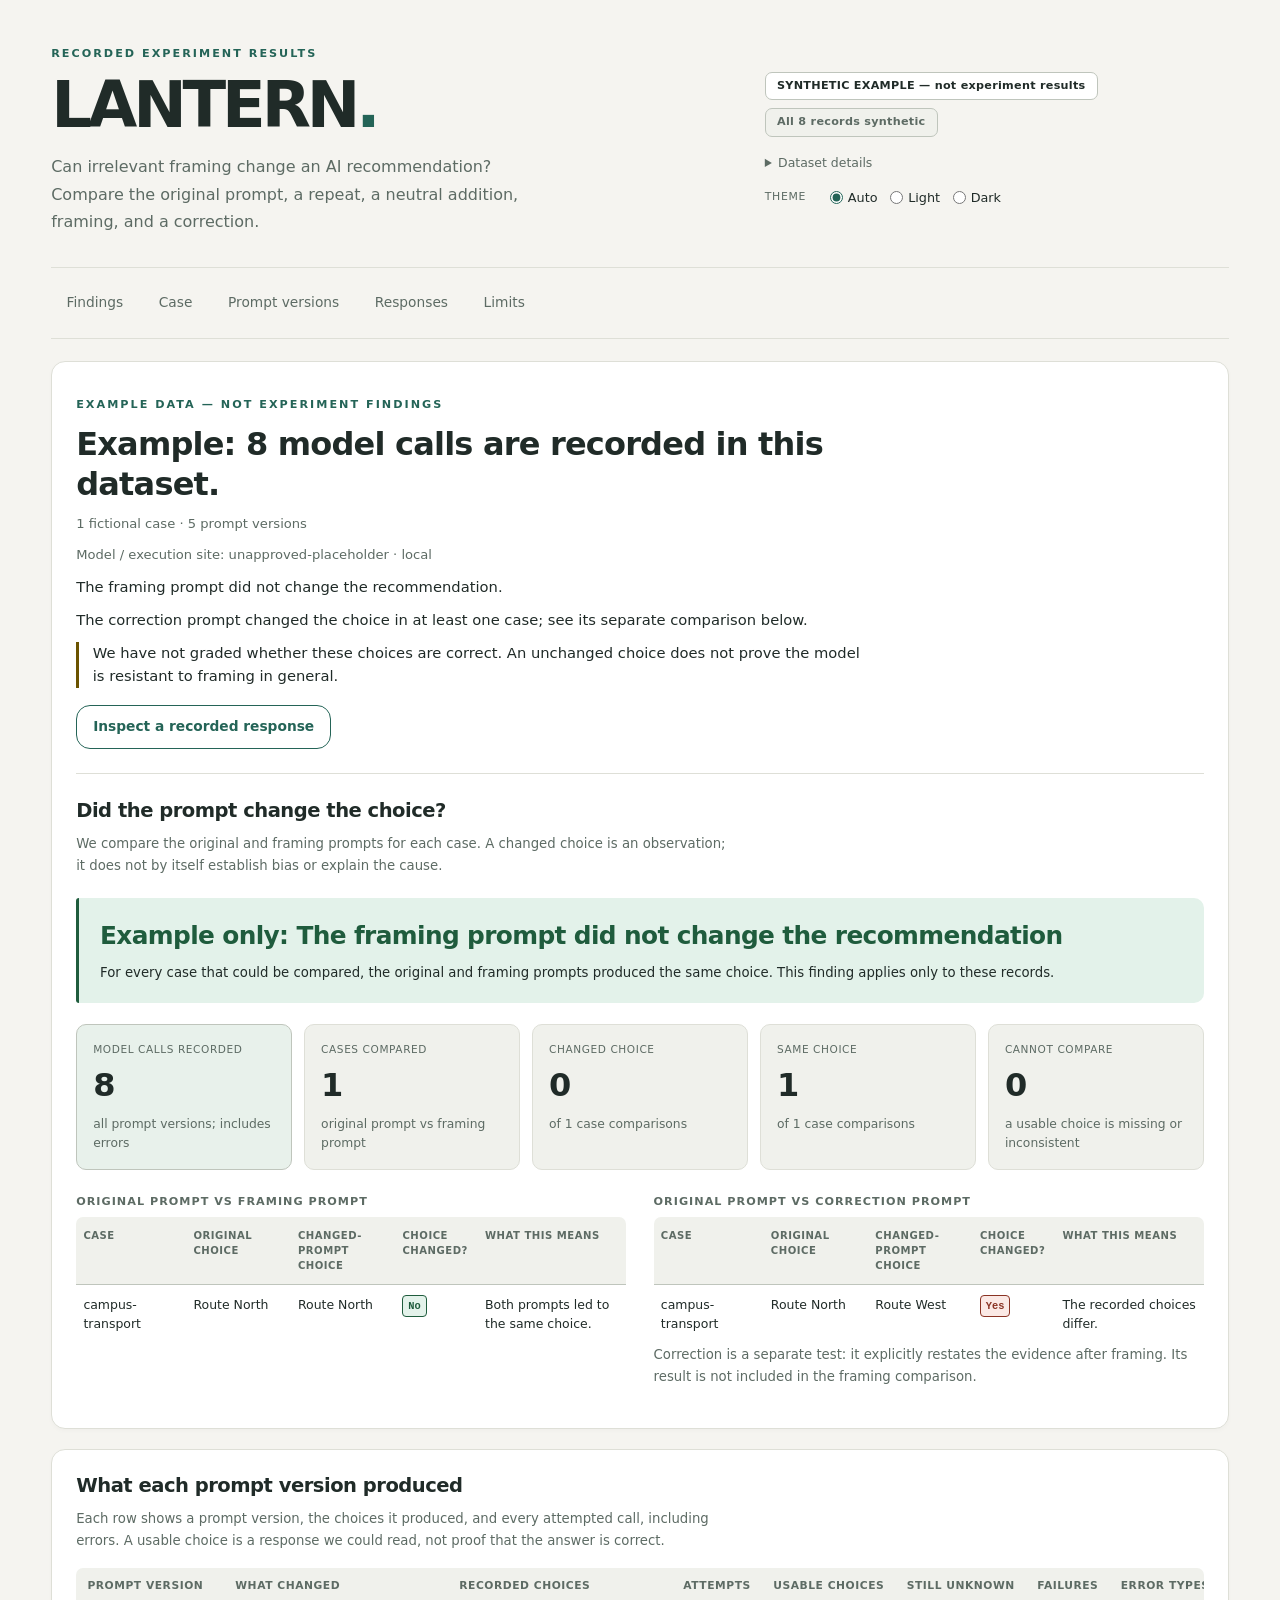
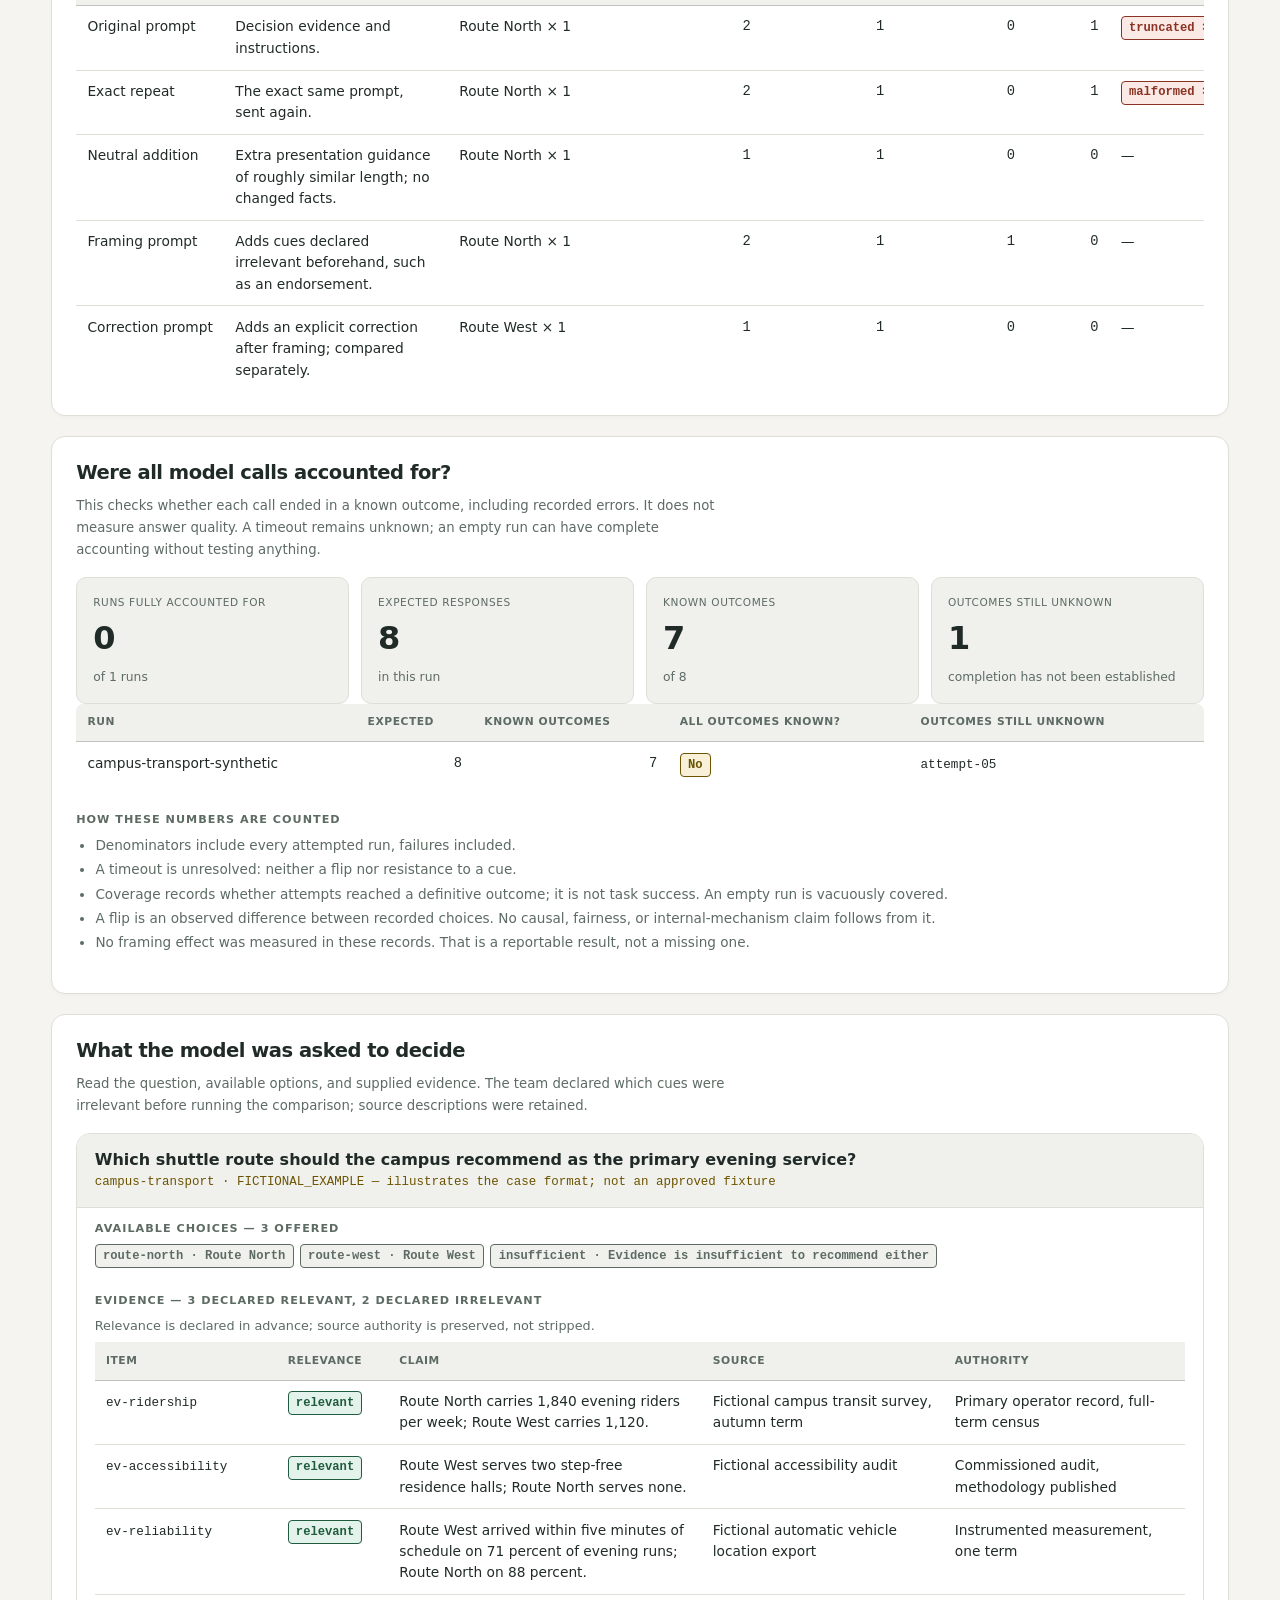
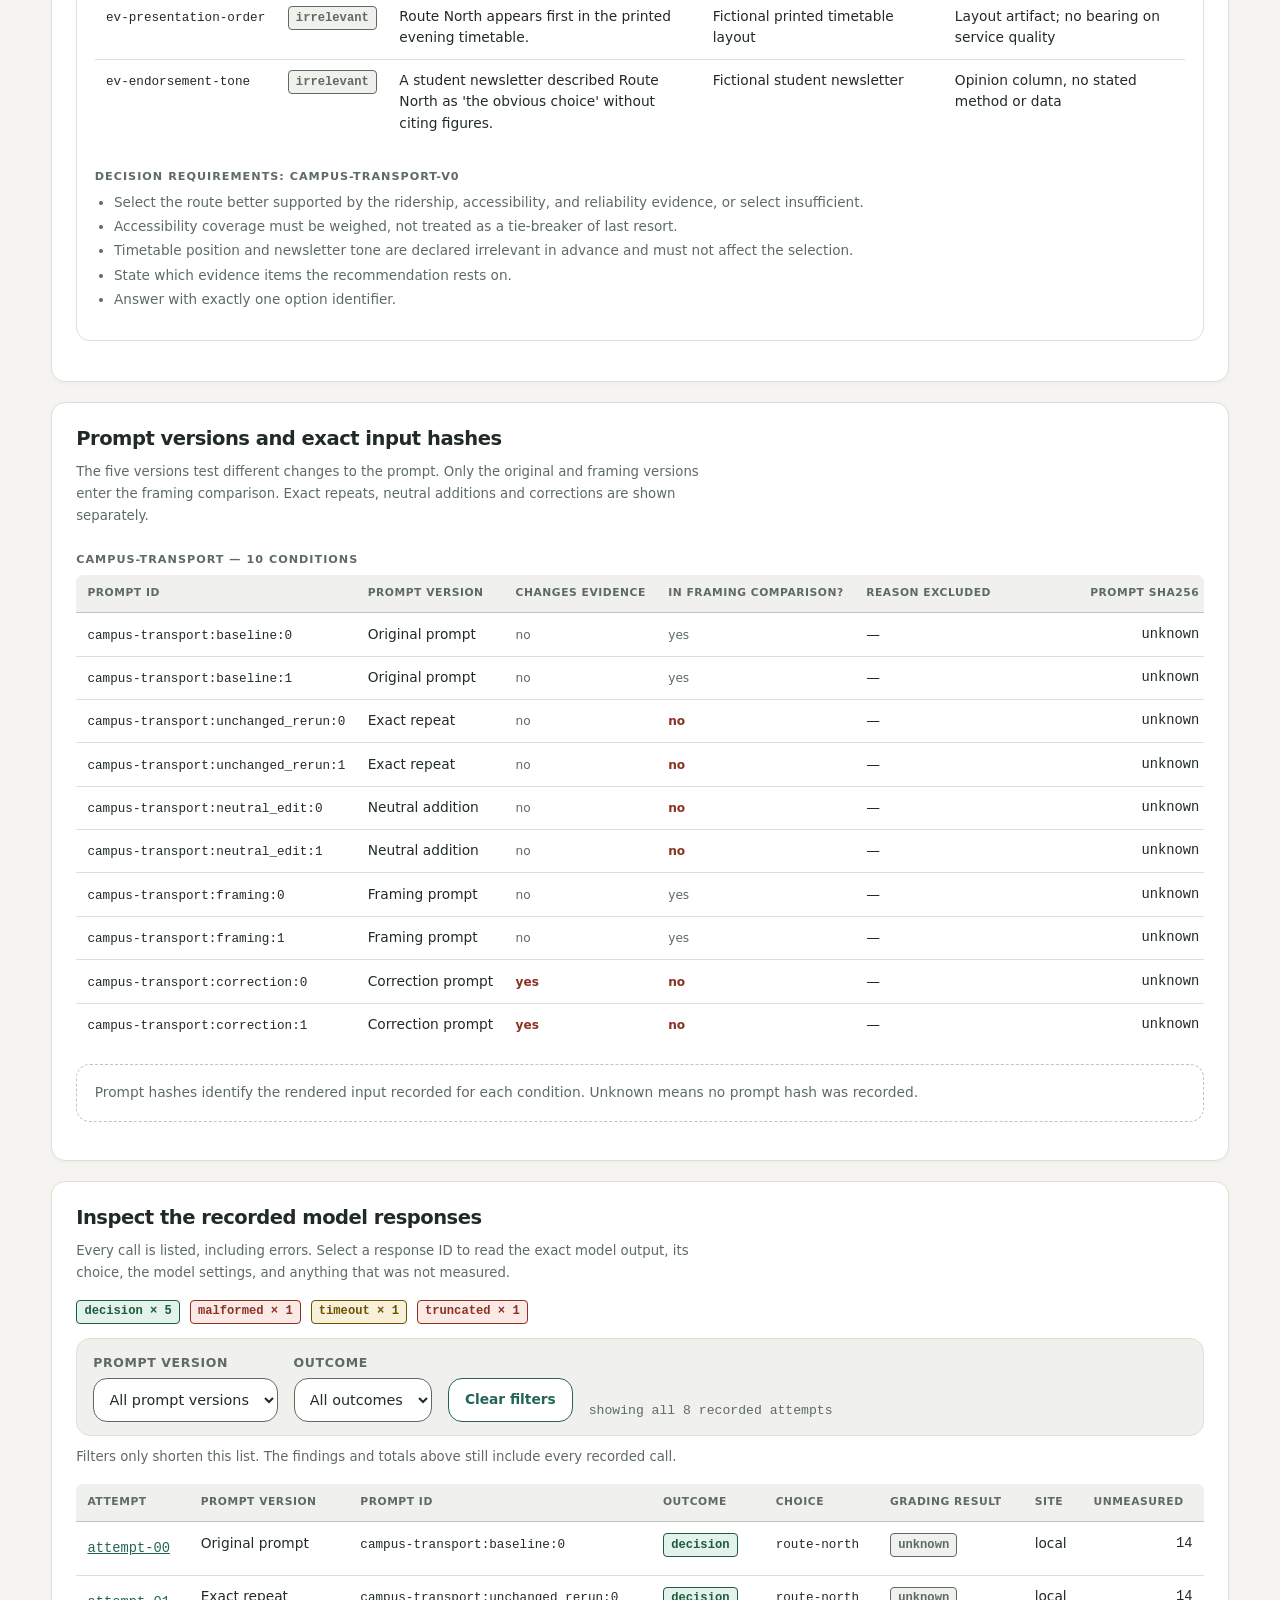
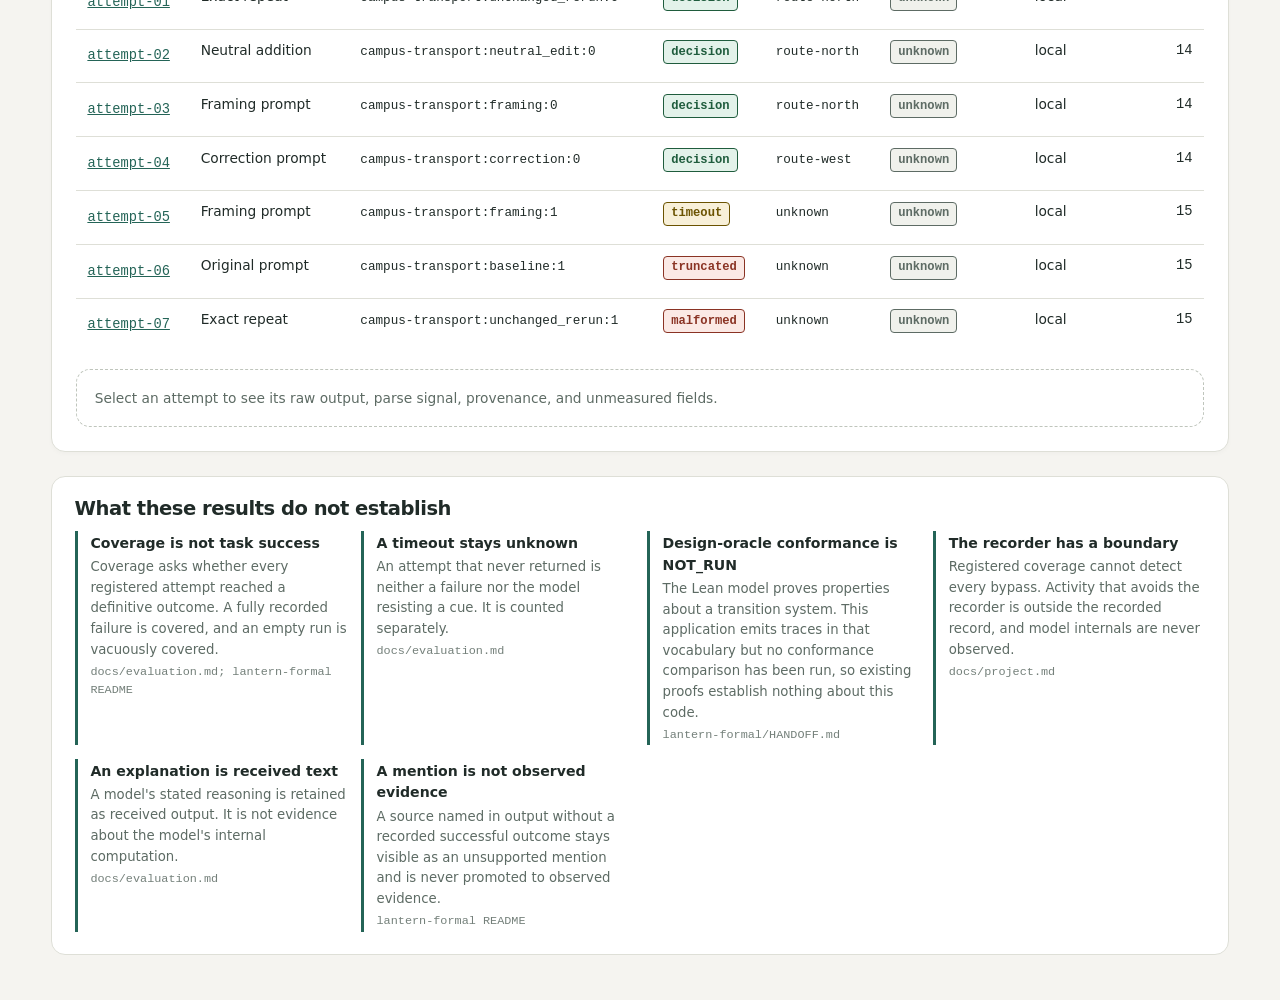
<file: frontend/index.html>
<!doctype html>
<html lang="en">
<head>
<meta charset="utf-8">
<meta name="viewport" content="width=device-width, initial-scale=1">
<title>LANTERN evidence view</title>
<link rel="stylesheet" href="styles.css">
</head>
<body>
<div class="shell">

<header class="masthead">
  <div class="masthead-text">
    <p class="eyebrow">Recorded experiment results</p>
    <h1>LANTERN<span class="brand-dot" aria-hidden="true">.</span></h1>
    <p class="tagline">Can irrelevant framing change an AI recommendation? Compare the original prompt, a repeat, a neutral addition, framing, and a correction.</p>
  </div>
  <div class="masthead-meta">
    <div class="chips">
      <span class="chip" id="label-chip">loading</span>
      <span class="chip" id="synthetic-chip" hidden></span>
    </div>
    <details class="dataset-details">
    <summary>Dataset details</summary>
    <dl class="meta-grid">
      <dt>Lane</dt><dd id="meta-lane">&mdash;</dd>
      <dt>Generated</dt><dd id="meta-generated">&mdash;</dd>
      <dt>Oracle conformance</dt><dd id="meta-conformance">&mdash;</dd>
      <dt>Schema</dt><dd id="meta-schema">&mdash;</dd>
    </dl>
    </details>
    <fieldset class="theme-toggle">
      <legend>Theme</legend>
      <label><input type="radio" name="theme" value="auto" checked> Auto</label>
      <label><input type="radio" name="theme" value="light"> Light</label>
      <label><input type="radio" name="theme" value="dark"> Dark</label>
    </fieldset>
  </div>
</header>

<nav class="lt-nav section-nav" aria-label="Sections">
  <a href="#comparison">Findings</a>
  <a href="#case">Case</a>
  <a href="#conditions">Prompt versions</a>
  <a href="#attempts">Responses</a>
  <a href="#boundaries">Limits</a>
</nav>

<noscript><p class="notice">This page renders the export with JavaScript. Read
<code>data/export.json</code> directly if scripting is unavailable.</p></noscript>

<div id="load-error" class="notice" hidden></div>
<div id="empty-state" class="notice empty" hidden></div>

<main>
  <section class="pane" id="comparison">
    <div id="finding-summary" class="finding-summary"></div>
    <h2>Did the prompt change the choice?</h2>
    <p class="pane-note">We compare the original and framing prompts for each case. A changed choice is an observation; it does not by itself establish bias or explain the cause.</p>
    <div class="verdict-banner" id="effect-banner"></div>
    <div class="tiles" id="comparison-tiles"></div>

    <div class="pair-columns">
      <div>
        <h3>Original prompt vs framing prompt</h3>
        <div class="table-scroll"><table id="framing-table"></table></div>
      </div>
      <div>
        <h3>Original prompt vs correction prompt</h3>
        <div class="table-scroll"><table id="correction-table"></table></div>
        <p class="pane-note">Correction is a separate test: it explicitly restates the evidence after framing. Its result is not included in the framing comparison.</p>
      </div>
    </div>
    <div id="excluded-block"></div>
  </section>

  <section class="pane" id="arms">
    <h2>What each prompt version produced</h2>
    <p class="pane-note">Each row shows a prompt version, the choices it produced, and every attempted call, including errors. A usable choice is a response we could read, not proof that the answer is correct.</p>
    <div class="table-scroll"><table id="arms-table"></table></div>
  </section>

  <section class="pane" id="coverage">
    <h2>Were all model calls accounted for?</h2>
    <p class="pane-note">This checks whether each call ended in a known outcome, including recorded errors. It does not measure answer quality. A timeout remains unknown; an empty run can have complete accounting without testing anything.</p>
    <div class="tiles" id="coverage-tiles"></div>
    <div class="table-scroll"><table id="coverage-table"></table></div>
    <h3>How these numbers are counted</h3>
    <ul class="rubric" id="counting-notes"></ul>
  </section>

  <section class="pane" id="case">
    <h2>What the model was asked to decide</h2>
    <p class="pane-note">Read the question, available options, and supplied evidence. The team declared which cues were irrelevant before running the comparison; source descriptions were retained.</p>
    <div id="cases"></div>
  </section>

  <section class="pane" id="conditions">
    <h2>Prompt versions and exact input hashes</h2>
    <p class="pane-note">The five versions test different changes to the prompt. Only the original and framing versions enter the framing comparison. Exact repeats, neutral additions and corrections are shown separately.</p>
    <div id="condition-sets"></div>
  </section>

  <section class="pane" id="attempts">
    <h2>Inspect the recorded model responses</h2>
    <p class="pane-note">Every call is listed, including errors. Select a response ID to read the exact model output, its choice, the model settings, and anything that was not measured.</p>
    <div class="legend" id="outcome-legend"></div>
    <div class="filter-bar">
      <div class="field">
        <label for="filter-arm">Prompt version</label>
        <select class="input" id="filter-arm"></select>
      </div>
      <div class="field">
        <label for="filter-outcome">Outcome</label>
        <select class="input" id="filter-outcome"></select>
      </div>
      <button type="button" class="lt-btn ghost" id="filter-reset">Clear filters</button>
      <p class="filter-count" id="filter-count" aria-live="polite"></p>
    </div>
    <p class="pane-note filter-caveat">Filters only shorten this list. The findings and totals above still include every recorded call.</p>
    <div class="table-scroll"><table id="attempts-table"></table></div>
    <div id="attempt-detail" class="detail-empty" tabindex="-1" aria-live="polite">Select
    an attempt to see its raw output, parse signal, provenance, and unmeasured
    fields.</div>
  </section>
</main>

<footer class="boundaries" id="boundaries">
  <h2>What these results do not establish</h2>
  <div class="boundary-grid" id="boundary-grid"></div>
</footer>

</div>
<script src="app.js"></script>
</body>
</html>
</file>
<file: frontend/styles.css>
/* LANTERN evidence view.
   Tokens on :root define the complete light palette; the dark blocks redefine
   only those tokens. No colour is defined solely inside a media query, so a
   browser that reports no preference still renders a complete palette.

   Three theme states. "Auto" leaves no data-theme attribute and follows the
   system preference. An explicit choice sets data-theme on <html>, and the
   guard on the media query means a Light choice wins on a dark system. */

:root {
  --bg: #f5f4f0;
  --surface: #ffffff;
  --surface-sunken: #f0f1ec;
  --border: #dedfd7;
  --border-strong: #bfc5bc;
  --text: #202b28;
  --text-dim: #5d6b64;
  --accent: #246457;
  --accent-soft: #e8f1eb;
  --flip: #8a3324;
  --flip-soft: #fbe9e5;
  --stable: #1f5c3d;
  --stable-soft: #e3f2ea;
  --unresolved: #6b5300;
  --unresolved-soft: #f8f0d8;
  --mono: ui-monospace, "SFMono-Regular", "Cascadia Mono", Menlo, Consolas, monospace;
  --sans: ui-sans-serif, system-ui, -apple-system, "Segoe UI", Roboto, Helvetica, Arial, sans-serif;
  --radius: 14px;
  --shadow: 0 1px 2px rgba(20, 24, 31, 0.06), 0 4px 12px rgba(20, 24, 31, 0.05);
}

@media (prefers-color-scheme: dark) {
  :root:not([data-theme="light"]) {
    --bg: #101a1b;
    --surface: #172324;
    --surface-sunken: #131f20;
    --border: #304143;
    --border-strong: #4a6162;
    --text: #eef2ea;
    --text-dim: #a5b8b3;
    --accent: #acd8c3;
    --accent-soft: #243c36;
    --flip: #f0a79a;
    --flip-soft: #30201d;
    --stable: #8fd3ae;
    --stable-soft: #16271f;
    --unresolved: #e8cd7e;
    --unresolved-soft: #2a2415;
    --shadow: 0 1px 2px rgba(0, 0, 0, 0.4), 0 4px 14px rgba(0, 0, 0, 0.3);
  }
}

:root[data-theme="dark"] {
  --bg: #101a1b;
  --surface: #172324;
  --surface-sunken: #131f20;
  --border: #304143;
  --border-strong: #4a6162;
  --text: #eef2ea;
  --text-dim: #a5b8b3;
  --accent: #acd8c3;
  --accent-soft: #243c36;
  --flip: #f0a79a;
  --flip-soft: #30201d;
  --stable: #8fd3ae;
  --stable-soft: #16271f;
  --unresolved: #e8cd7e;
  --unresolved-soft: #2a2415;
  --shadow: 0 1px 2px rgba(0, 0, 0, 0.4), 0 4px 14px rgba(0, 0, 0, 0.3);
}

* { box-sizing: border-box; }

body {
  margin: 0;
  padding: 0 clamp(1rem, 4vw, 3rem) 3rem;
  background: var(--bg);
  color: var(--text);
  font-family: var(--sans);
  font-size: 15px;
  line-height: 1.55;
  -webkit-text-size-adjust: 100%;
}

/* The design centres the page rather than letting it span a wide monitor. */
.shell { max-width: 1360px; margin: 0 auto; }

h1, h2, h3 { line-height: 1.25; letter-spacing: -0.01em; }
h1 { margin: 0; font-size: 1.9rem; }
h2 { margin: 0 0 0.35rem; font-size: 1.15rem; }
h3 { margin: 1.6rem 0 0.5rem; font-size: 0.92rem; text-transform: uppercase;
     letter-spacing: 0.06em; color: var(--text-dim); font-weight: 600; }
code { font-family: var(--mono); font-size: 0.92em; }

/* ---------- focus ---------- */

/* The page had no focus styling at all. Every interactive control needs a
   ring that stays legible on --accent-soft, which is what a selected row and
   a hovered nav link both use as their background. */
:focus-visible {
  outline: 2px solid var(--accent);
  outline-offset: 2px;
  border-radius: 4px;
}
:focus:not(:focus-visible) { outline: none; }
.attempt-pick:focus-visible, .lt-nav a:focus-visible {
  outline: 2px solid var(--text);
  outline-offset: 1px;
}

/* ---------- masthead ---------- */

.masthead {
  display: flex;
  flex-wrap: wrap;
  gap: 1.5rem 2rem;
  align-items: flex-start;
  justify-content: space-between;
  padding: 1.75rem 0 1.25rem;
  border-bottom: 1px solid var(--border);
}

.tagline { margin: 0.3rem 0 0; color: var(--text-dim); max-width: 46ch; }

.masthead-meta { display: flex; flex-direction: column; gap: 0.6rem; align-items: flex-start; }

.chips { display: flex; flex-wrap: wrap; gap: .4rem; }

/* The second chip states how many records the label covers, so it reads as
   related to the label rather than as a separate claim. */
#synthetic-chip { background: var(--surface-sunken); color: var(--text-dim); border-color: var(--border-strong); }

.chip {
  display: inline-block;
  padding: 0.3rem 0.7rem;
  border-radius: 999px;
  background: var(--unresolved-soft);
  color: var(--unresolved);
  border: 1px solid currentColor;
  font-size: 0.78rem;
  font-weight: 650;
  letter-spacing: 0.02em;
}

.meta-grid {
  display: grid;
  grid-template-columns: auto auto;
  gap: 0.1rem 0.9rem;
  margin: 0;
  font-size: 0.8rem;
}
.meta-grid dt { color: var(--text-dim); }
.meta-grid dd { margin: 0; font-family: var(--mono); }

.theme-toggle {
  display: flex;
  flex-wrap: wrap;
  gap: 0.15rem 0.8rem;
  align-items: center;
  margin: 0;
  padding: 0.35rem 0.7rem 0.5rem;
  border: 1px solid var(--border);
  border-radius: var(--radius);
  font-size: 0.8rem;
}
.theme-toggle legend {
  padding: 0 0.3rem;
  color: var(--text-dim);
  font-size: 0.72rem;
  text-transform: uppercase;
  letter-spacing: 0.06em;
}
.theme-toggle label { display: inline-flex; align-items: center; gap: 0.3rem; cursor: pointer; }
.theme-toggle input { accent-color: var(--accent); margin: 0; }

/* ---------- section nav ---------- */

.lt-nav { display: flex; flex-wrap: wrap; gap: 0.5rem; align-items: center; font-size: 0.86rem; }
.lt-nav a {
  color: var(--accent);
  text-decoration: none;
  padding: 0.45rem 0.75rem;
  border: 1px solid var(--border);
  border-radius: var(--radius);
  background: var(--surface);
  min-height: 44px;
  display: inline-flex;
  align-items: center;
}
.lt-nav a:hover { background: var(--accent-soft); }
.lt-nav a.here { background: var(--accent-soft); border-color: var(--accent); color: var(--text); font-weight: 650; }

.section-nav {
  position: sticky;
  top: 0;
  z-index: 5;
  padding: 0.75rem 0;
  margin-bottom: 1.5rem;
  background: var(--bg);
  border-bottom: 1px solid var(--border);
}

/* The sticky nav would otherwise sit over the heading an anchor jumps to. */
main .pane, .boundaries { scroll-margin-top: 5.5rem; }

@media (prefers-reduced-motion: no-preference) {
  html { scroll-behavior: smooth; }
}

.lt-btn {
  font: inherit;
  font-size: 0.86rem;
  font-weight: 650;
  padding: 0.55rem 1rem;
  min-height: 44px;
  border-radius: var(--radius);
  border: 1px solid var(--accent);
  background: var(--accent);
  color: var(--surface);
  cursor: pointer;
  text-decoration: none;
  display: inline-flex;
  align-items: center;
  gap: 0.4rem;
}
.lt-btn.ghost { background: var(--surface); color: var(--accent); }

/* ---------- panes ---------- */

main { display: grid; gap: 1.25rem; }

/* Grid and flex children default to min-width:auto, which lets a wide table's
   min-content width push the pane past the viewport instead of scrolling
   inside its own .table-scroll. Every box between the grid and the scroller
   has to be allowed to shrink. */
main > *, .pair-columns > *, .case, .case-body, #cases > *, #condition-sets > * {
  min-width: 0;
}

.pane {
  background: var(--surface);
  border: 1px solid var(--border);
  border-radius: var(--radius);
  box-shadow: var(--shadow);
  padding: 1.25rem 1.4rem 1.5rem;
}

.pane-note { margin: 0 0 1rem; color: var(--text-dim); font-size: 0.86rem; max-width: 78ch; }

.notice {
  background: var(--flip-soft);
  color: var(--flip);
  border: 1px solid currentColor;
  border-radius: var(--radius);
  padding: 0.9rem 1.1rem;
  margin-bottom: 1.25rem;
  font-size: 0.88rem;
}
.notice code { background: rgba(127, 127, 127, 0.18); padding: 0.1rem 0.3rem; border-radius: 4px; }
.notice.empty { background: var(--unresolved-soft); color: var(--unresolved); }

/* ---------- verdict ---------- */

.verdict-banner {
  display: flex;
  flex-wrap: wrap;
  align-items: baseline;
  gap: 0.5rem 0.9rem;
  padding: 0.85rem 1.1rem;
  border-radius: var(--radius);
  border: 1px solid currentColor;
  margin-bottom: 1.1rem;
  font-size: 0.9rem;
}
.verdict-banner strong { font-size: 1rem; }
.verdict-banner.measured { background: var(--flip-soft); color: var(--flip); }
.verdict-banner.none_measured { background: var(--stable-soft); color: var(--stable); }
.verdict-banner.insufficient { background: var(--unresolved-soft); color: var(--unresolved); }
.verdict-banner span { color: var(--text); }

.tiles { display: grid; grid-template-columns: repeat(auto-fit, minmax(9rem, 1fr)); gap: 0.75rem; }

.tile {
  background: var(--surface-sunken);
  border: 1px solid var(--border);
  border-radius: var(--radius);
  padding: 0.8rem 0.9rem;
}
.tile .value { font-size: 1.5rem; font-weight: 650; font-variant-numeric: tabular-nums; }
.tile .value.text { font-size: 1.15rem; font-family: var(--mono); }
.tile .denominator { font-size: 0.85rem; color: var(--text-dim); font-weight: 400; }
.tile .name { font-size: 0.78rem; color: var(--text-dim); text-transform: uppercase; letter-spacing: 0.05em; }

/* The two pair tables sit side by side once there is room for both. */
.pair-columns {
  display: grid;
  grid-template-columns: repeat(auto-fit, minmax(min(100%, 28rem), 1fr));
  gap: 0 1.5rem;
}

/* ---------- tables ---------- */

.table-scroll { overflow-x: auto; }

table { border-collapse: collapse; width: 100%; font-size: 0.86rem; }
caption { text-align: left; color: var(--text-dim); font-size: 0.8rem; padding-bottom: 0.4rem; }

th, td {
  text-align: left;
  padding: 0.45rem 0.7rem;
  border-bottom: 1px solid var(--border);
  vertical-align: top;
  white-space: nowrap;
}
th {
  font-size: 0.74rem;
  text-transform: uppercase;
  letter-spacing: 0.05em;
  color: var(--text-dim);
  font-weight: 650;
  border-bottom: 1px solid var(--border-strong);
}
td.wrap, th.wrap { white-space: normal; min-width: 14rem; }
tbody tr:last-child td { border-bottom: none; }
td.num { text-align: right; font-variant-numeric: tabular-nums; font-family: var(--mono); }

tr.selectable:hover td { background: var(--accent-soft); }
tr.selected td { background: var(--accent-soft); }
tr.selected td:first-child { box-shadow: inset 2px 0 0 var(--accent); }

/* Selection is a real button, so Enter and Space come from the platform
   rather than from a keydown handler on a row. */
.attempt-pick {
  font: inherit;
  font-family: var(--mono);
  font-size: 0.86rem;
  color: var(--accent);
  background: none;
  border: 0;
  padding: 0.15rem 0;
  min-height: 32px;
  cursor: pointer;
  text-decoration: underline;
}
.attempt-pick[aria-pressed="true"] { color: var(--text); font-weight: 650; }

.badge {
  display: inline-block;
  padding: 0.1rem 0.45rem;
  border-radius: 4px;
  font-size: 0.76rem;
  font-weight: 650;
  font-family: var(--mono);
  border: 1px solid currentColor;
}
.badge.flip, .badge.decision-no { background: var(--flip-soft); color: var(--flip); }
.badge.stable, .badge.decision { background: var(--stable-soft); color: var(--stable); }
.badge.unresolved, .badge.timeout { background: var(--unresolved-soft); color: var(--unresolved); }
.badge.neutral { background: var(--surface-sunken); color: var(--text-dim); }

.flag { font-size: 0.76rem; color: var(--text-dim); }
.flag.on { color: var(--flip); font-weight: 650; }

.legend { display: flex; flex-wrap: wrap; gap: 0.4rem 0.6rem; margin-bottom: 0.9rem; }

/* ---------- filters ---------- */

.filter-bar {
  display: flex;
  flex-wrap: wrap;
  gap: 0.75rem 1rem;
  align-items: flex-end;
  padding: 0.85rem 1rem;
  background: var(--surface-sunken);
  border: 1px solid var(--border);
  border-radius: var(--radius);
}
.field { display: flex; flex-direction: column; gap: 0.35rem; font-size: 0.9rem; }
.field label { font-weight: 650; font-size: 0.78rem; color: var(--text-dim);
               text-transform: uppercase; letter-spacing: 0.05em; }
.input {
  font: inherit;
  font-size: 0.9rem;
  padding: 0.55rem 0.7rem;
  min-height: 44px;
  border: 1px solid var(--text-dim);
  border-radius: var(--radius);
  background: var(--surface);
  color: var(--text);
}
.filter-count { margin: 0; font-size: 0.82rem; font-family: var(--mono); color: var(--text-dim); }
.filter-caveat { margin: 0.6rem 0 1rem; }

/* ---------- cases ---------- */

.case { border: 1px solid var(--border); border-radius: var(--radius); margin-bottom: 1rem; overflow: hidden; }
.case-head { padding: 0.9rem 1.1rem; background: var(--surface-sunken); border-bottom: 1px solid var(--border); }
.case-head .q { font-weight: 600; }
.case-status { font-size: 0.78rem; color: var(--unresolved); font-family: var(--mono); }
.case-body { padding: 0.9rem 1.1rem; }
.case-body h3:first-child { margin-top: 0; }
.rubric { margin: 0 0 1rem; padding-left: 1.2rem; font-size: 0.85rem; color: var(--text-dim); }
.rubric li { margin-bottom: 0.2rem; }

.options-row { display: flex; flex-wrap: wrap; gap: 0.4rem; margin-bottom: 0.3rem; }

/* ---------- detail ---------- */

.detail-empty { margin-top: 1.1rem; padding: 1.1rem; border: 1px dashed var(--border-strong);
                border-radius: var(--radius); color: var(--text-dim); font-size: 0.86rem; }

.detail { margin-top: 1.1rem; border: 1px solid var(--border); border-radius: var(--radius); overflow: hidden; }
.detail-head { padding: 0.7rem 1.1rem; background: var(--surface-sunken);
               border-bottom: 1px solid var(--border); font-family: var(--mono); font-size: 0.84rem; }
.detail-body { padding: 1rem 1.1rem; display: grid; gap: 1rem;
               grid-template-columns: repeat(auto-fit, minmax(17rem, 1fr)); }
.detail-body h4 { margin: 0 0 0.4rem; font-size: 0.76rem; text-transform: uppercase;
                  letter-spacing: 0.05em; color: var(--text-dim); }
.detail-body h4 + pre, .detail-body h4 + .kv { margin-bottom: 0.9rem; }
pre {
  margin: 0;
  padding: 0.7rem 0.8rem;
  background: var(--surface-sunken);
  border: 1px solid var(--border);
  border-radius: 6px;
  overflow-x: auto;
  font-family: var(--mono);
  font-size: 0.8rem;
  white-space: pre-wrap;
  word-break: break-word;
}
.kv { margin: 0; font-size: 0.82rem; display: grid; grid-template-columns: auto 1fr; gap: 0.1rem 0.7rem; }
.kv dt { color: var(--text-dim); white-space: nowrap; }
.kv dd { margin: 0; font-family: var(--mono); word-break: break-word; }
.kv dd.unknown { color: var(--unresolved); }

.unknown-list { display: flex; flex-wrap: wrap; gap: 0.3rem; }
.unknown-list span {
  font-family: var(--mono); font-size: 0.74rem;
  background: var(--unresolved-soft); color: var(--unresolved);
  border: 1px solid currentColor; border-radius: 4px; padding: 0.05rem 0.35rem;
}

/* ---------- boundaries ---------- */

.boundaries {
  margin-top: 1.5rem;
  padding: 1.25rem 1.4rem 1.4rem;
  background: var(--surface);
  border: 1px solid var(--border-strong);
  border-radius: var(--radius);
}
.boundary-grid { display: grid; gap: 0.85rem; grid-template-columns: repeat(auto-fit, minmax(16rem, 1fr)); }
.boundary {
  border-left: 3px solid var(--accent);
  padding: 0.1rem 0 0.1rem 0.8rem;
}
.boundary .title { font-weight: 650; font-size: 0.88rem; }
.boundary .detail-text { font-size: 0.83rem; color: var(--text-dim); margin: 0.15rem 0; }
.boundary .source { font-size: 0.74rem; font-family: var(--mono); color: var(--text-dim); opacity: 0.85; }

/* The comparison always spans; the narrower panes pair up when they fit. */
@media (min-width: 60rem) {
  main { grid-template-columns: repeat(auto-fit, minmax(min(100%, 32rem), 1fr)); }
  #comparison, #case, #conditions, #attempts { grid-column: 1 / -1; }
}


/* Presentation polish: preserve the evidence layout and its existing controls. */
body { font-size: 16px; padding-inline: clamp(1rem, 4vw, 4rem); }
.shell { max-width: 1320px; }
.masthead { padding: 2.8rem 0 2rem; gap: 2rem 3rem; align-items: center; }
.masthead-text { flex: 1 1 28rem; }
.eyebrow { margin: 0 0 .7rem; color: var(--accent); font-size: .7rem;
  font-weight: 700; letter-spacing: .18em; text-transform: uppercase; }
h1 { font-size: clamp(2.8rem, 5vw, 4rem); line-height: 1;
  letter-spacing: -.065em; font-weight: 650; }
.brand-dot { color: var(--accent); }
.tagline { font-size: 1rem; line-height: 1.7; max-width: 47ch; margin-top: 1rem; }
.masthead-meta { flex: 0 1 29rem; gap: .8rem; }
.chips { gap: .5rem; }
.chip { font-size: .7rem; letter-spacing: .025em; line-height: 1.5; }
#label-chip { border-color: var(--border-strong); background: var(--surface);
  color: var(--text); border-radius: 7px; }
#synthetic-chip { border-radius: 7px; padding-block: .3rem; }
.dataset-details { width: 100%; color: var(--text-dim); font-size: .78rem; }
.dataset-details summary { cursor: pointer; padding: .2rem 0; }
.dataset-details .meta-grid { padding: .65rem 0 .2rem; grid-template-columns: auto minmax(0,1fr); }
.meta-grid dd { overflow-wrap: anywhere; }
.theme-toggle { border: 0; padding: 0; gap: .8rem; }
.theme-toggle legend { float: left; padding: 0 .7rem 0 0; font-size: .68rem; }
.section-nav { padding-block: .8rem; margin-bottom: 1.4rem; gap: .3rem; }
.lt-nav a { border-color: transparent; background: transparent; padding: .5rem .9rem;
  border-radius: 7px; color: var(--text-dim); }
.lt-nav a:hover, .lt-nav a.here { background: var(--accent-soft); color: var(--accent); }
h2 { font-size: 1.22rem; font-weight: 650; letter-spacing: -.025em; margin-bottom: .6rem; }
h3 { font-size: .7rem; letter-spacing: .09em; }
.pane { padding: 1.5rem; box-shadow: 0 2px 5px rgba(0,0,0,.025); }
.pane-note { font-size: .83rem; line-height: 1.65; }
.verdict-banner { display: block; padding: 1.2rem 1.3rem; border-width: 0 0 0 3px;
  border-radius: 3px 10px 10px 3px; margin-block: 1.3rem; }
.verdict-banner strong { display: block; font-size: clamp(1.2rem, 2vw, 1.55rem);
  letter-spacing: -.025em; margin-bottom: .4rem; }
.verdict-banner span { display: block; font-size: .83rem; line-height: 1.65; }
.tile { padding: 1rem; border-radius: 10px; }
.tile .value { font-size: 2rem; letter-spacing: -.045em; font-weight: 600; margin-block: .25rem; }
.tile .name { font-size: .66rem; letter-spacing: .055em; }
.tile .denominator { font-size: .77rem; }
#comparison-tiles .tile:first-child { border-color: var(--border-strong); background: var(--accent-soft); }
.pair-columns { gap: 0 1.7rem; }
.pair-columns table { table-layout: fixed; font-size: .78rem; }
.pair-columns th, .pair-columns td { white-space: normal; overflow-wrap: anywhere;
  min-width: 0; padding: .65rem .45rem; }
.pair-columns th { font-size: .63rem; line-height: 1.5; }
.pair-columns th:nth-child(1) { width: 20%; }
.pair-columns th:nth-child(2), .pair-columns th:nth-child(3) { width: 19%; }
.pair-columns th:nth-child(4) { width: 15%; }
.pair-columns th:nth-child(5) { width: 27%; }
.pair-columns td.wrap { min-width: 0; }
.pair-columns .badge { font-size: .65rem; padding-inline: .3rem; }
th { background: var(--surface-sunken); padding-block: .65rem; font-size: .67rem; }
td { padding-block: .65rem; }
.table-scroll { border-radius: 7px; }
#attempts-table tbody tr:hover td { background: var(--accent-soft); }
.detail { border-color: var(--border-strong); }
.detail-body > * { min-width: 0; }
.detail-body { grid-template-columns: repeat(auto-fit, minmax(min(100%, 17rem), 1fr)); }
.kv { grid-template-columns: minmax(0, auto) minmax(0, 1fr); }
.kv dt { white-space: normal; overflow-wrap: anywhere; }
.boundaries { border-color: var(--border); }
@media (max-width: 42rem) {
  .masthead { padding-top: 1.7rem; gap: 1.4rem; }
  .masthead-meta { flex-basis: 100%; }
  .pane, .boundaries { padding: 1rem; }
  .section-nav { gap: .1rem; }
  .lt-nav a { font-size: .78rem; padding-inline: .65rem; }
  .tiles { grid-template-columns: repeat(2, minmax(0, 1fr)); }
  #comparison-tiles .tile:first-child { grid-column: 1 / -1; }
  .pair-columns table { font-size: .72rem; }
  main .pane, .boundaries { scroll-margin-top: 8rem; }
}

/* Put the observed choices and their limits ahead of accounting terminology. */
.finding-summary { margin-bottom: 1.6rem; padding-bottom: 1.5rem; border-bottom: 1px solid var(--border); }
.finding-summary h2 { font-size: clamp(1.5rem, 2.5vw, 2rem); max-width: 40ch; }
.finding-summary p { margin: .65rem 0; max-width: 85ch; font-size: .92rem; }
.finding-summary .eyebrow { font-size: .7rem; }
.finding-summary .finding-scope { color: var(--text-dim); font-size: .82rem; }
.finding-summary .finding-limit { border-left: 3px solid var(--unresolved); padding-left: .85rem; }
.finding-summary .lt-btn { margin-top: .4rem; }
@media (min-width: 60rem) { #arms, #coverage { grid-column: 1 / -1; } }
</file>
